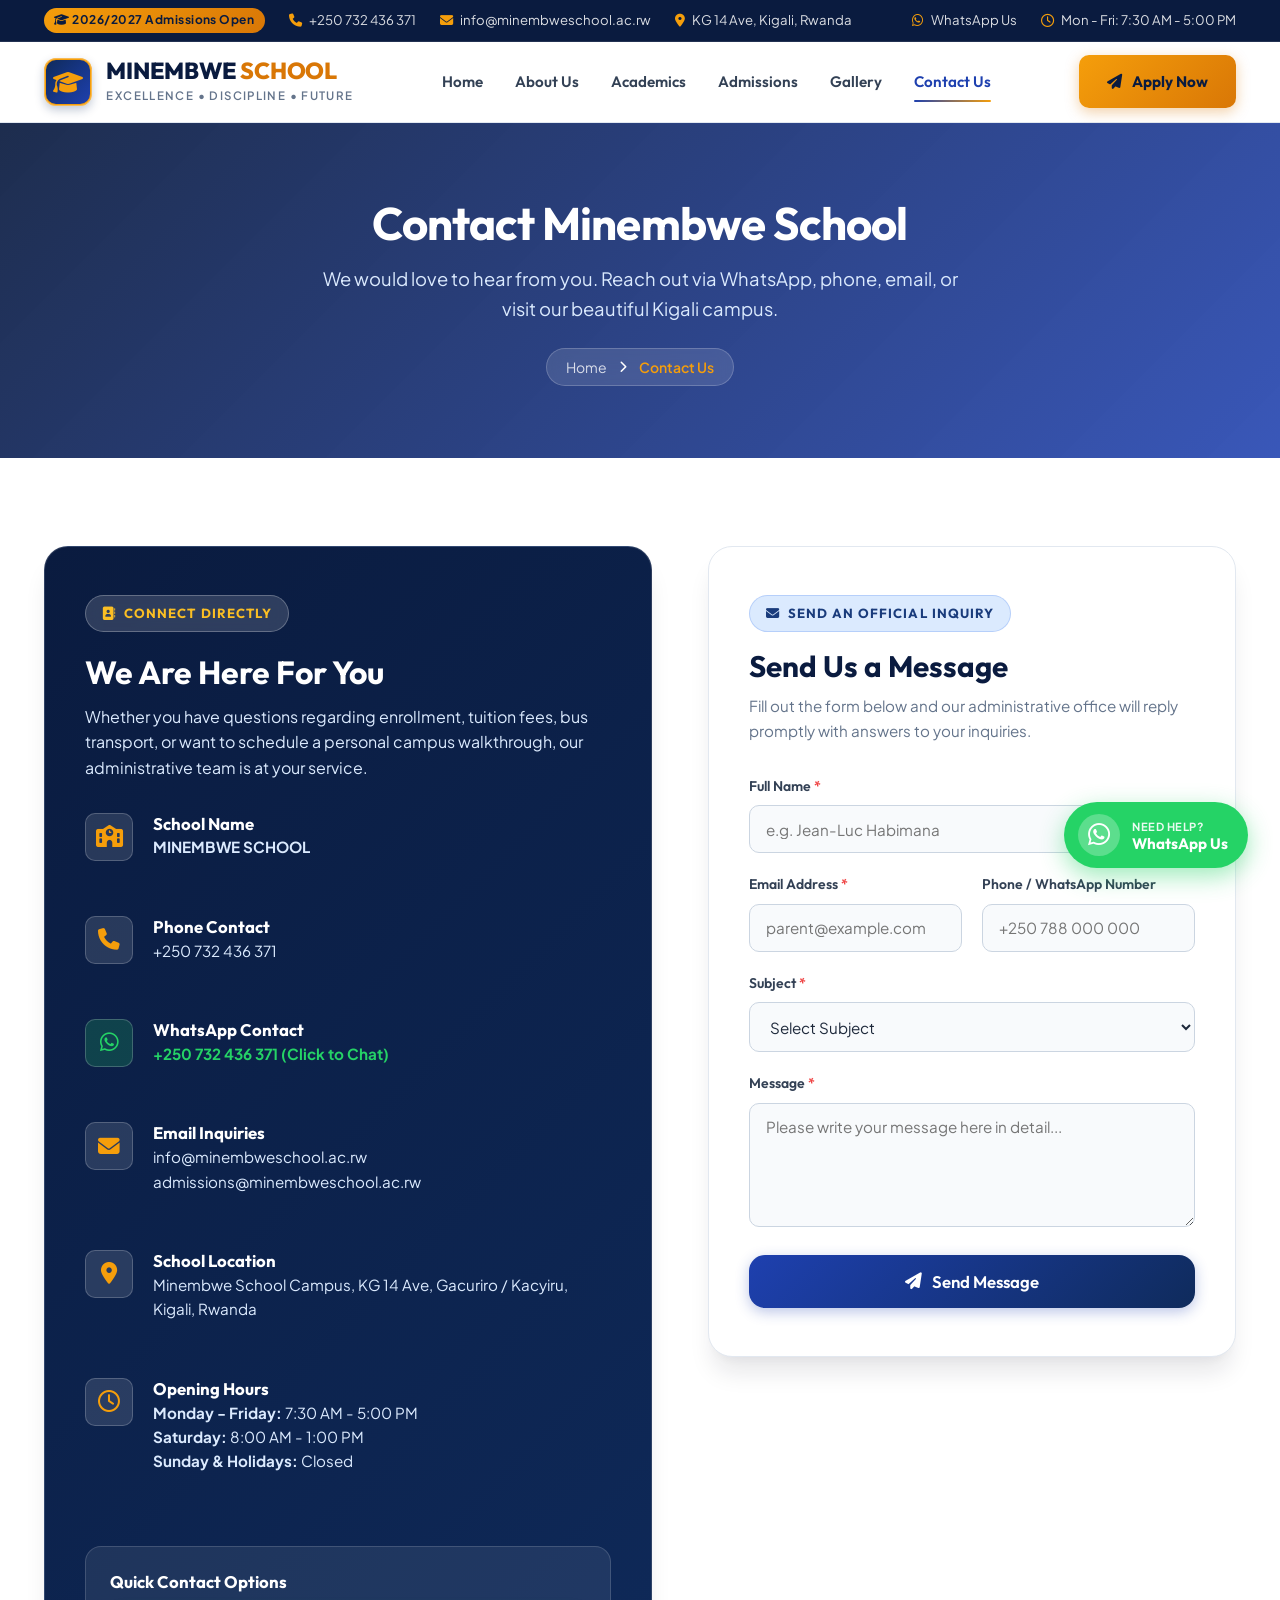
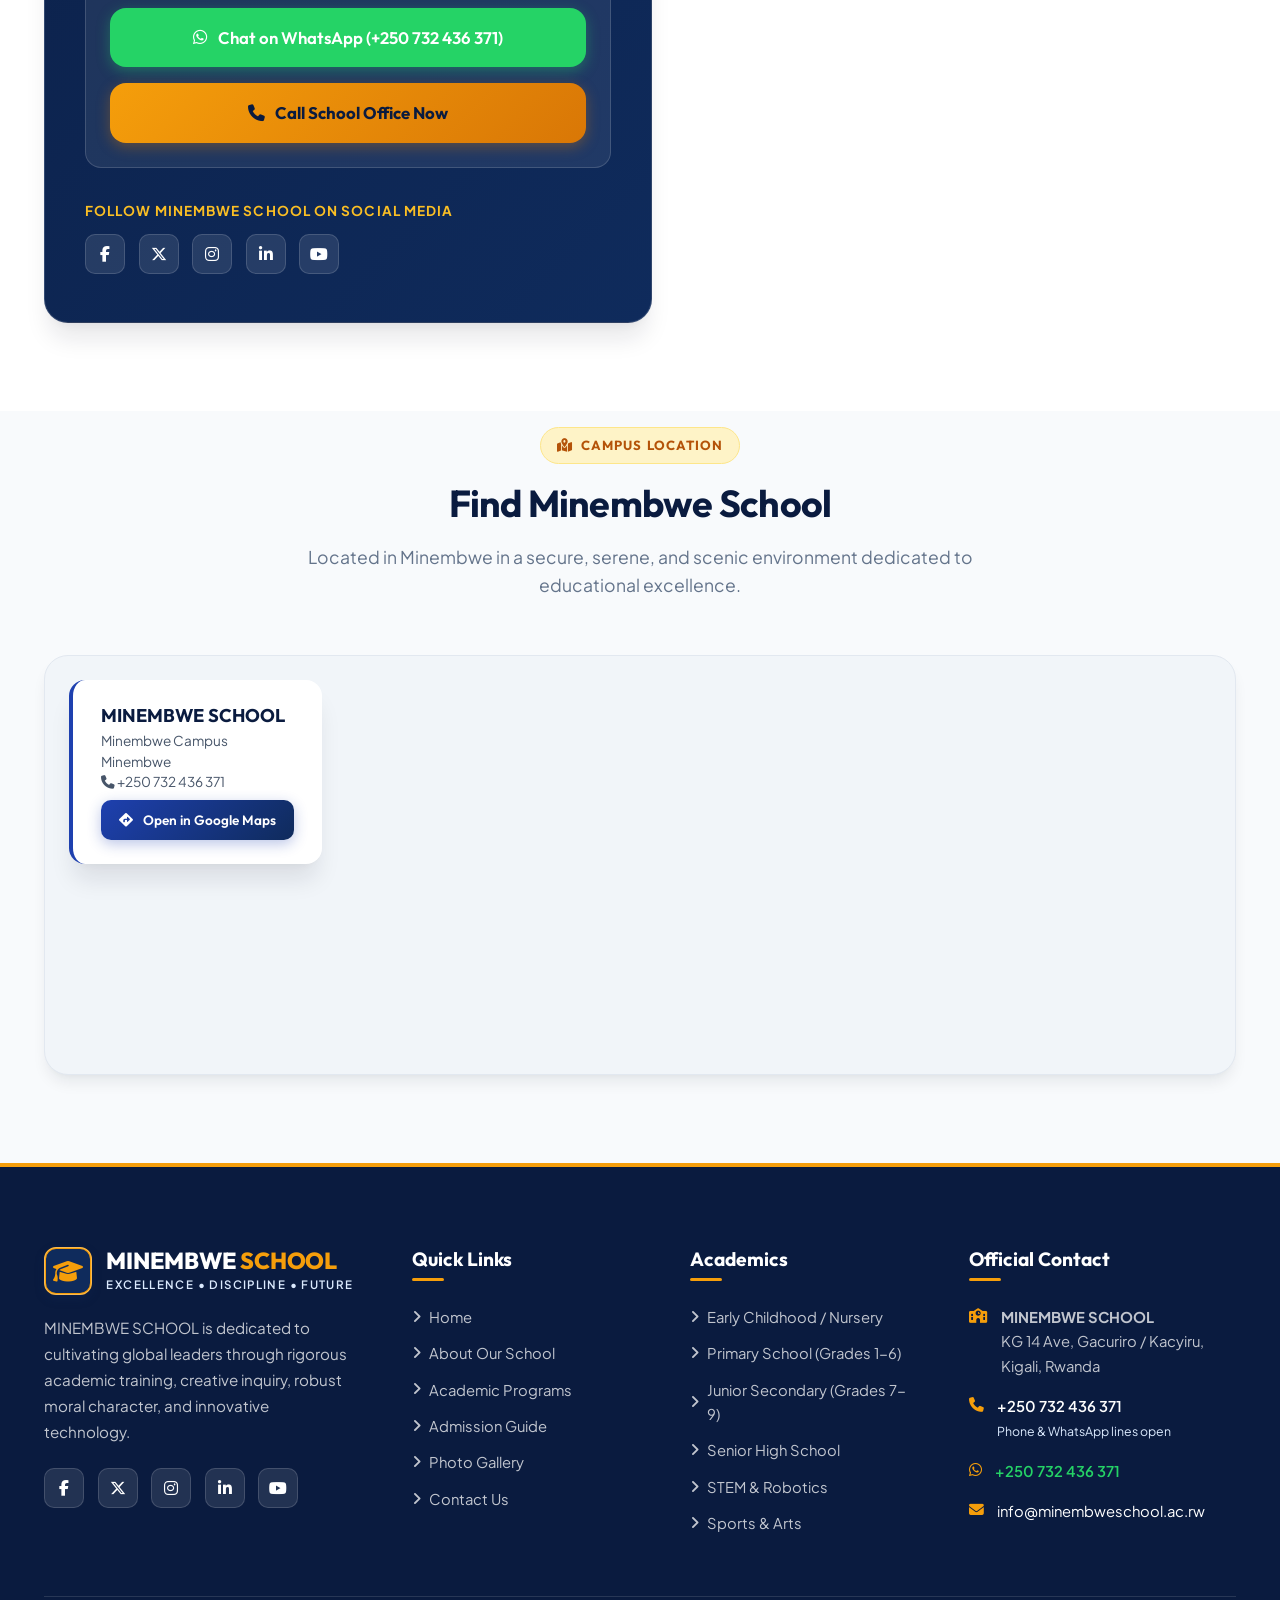
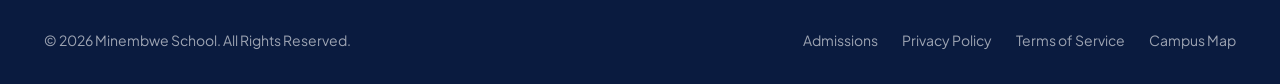
<file: contact.html>
<!DOCTYPE html>
<html lang="en">
<head>
  <meta charset="UTF-8">
  <meta name="viewport" content="width=device-width, initial-scale=1.0">
  <title>Contact Us | MINEMBWE SCHOOL - Inquiries, Visits & WhatsApp</title>
  <meta name="description" content="Get in touch with MINEMBWE SCHOOL. Call or WhatsApp +250732436371, send an email, visit our campus in Kigali, Rwanda, or schedule a personalized school tour.">
  
  <link rel="icon" type="image/svg+xml" href="data:image/svg+xml,<svg xmlns='http://www.w3.org/2000/svg' viewBox='0 0 100 100'><rect width='100' height='100' rx='20' fill='%230f2b5c'/><path d='M50 20 L80 35 L80 65 L50 82 L20 65 L20 35 Z' fill='none' stroke='%23f59e0b' stroke-width='6'/><path d='M35 48 L50 38 L65 48 L65 65 L35 65 Z' fill='%23f59e0b'/></svg>">
  <link rel="preconnect" href="https://fonts.googleapis.com">
  <link rel="preconnect" href="https://fonts.gstatic.com" crossorigin>
  <link href="https://fonts.googleapis.com/css2?family=Outfit:wght@400;500;600;700;800;900&family=Plus+Jakarta+Sans:ital,wght@0,300;0,400;0,500;0,600;0,700;0,800;1,400&display=swap" rel="stylesheet">
  <link rel="stylesheet" href="https://cdnjs.cloudflare.com/ajax/libs/font-awesome/6.5.1/css/all.min.css">
  <link rel="stylesheet" href="style.css">
</head>
<body>

  <!-- Top Announcement Bar -->
  <aside class="topbar">
    <div class="container">
      <div class="topbar-info">
        <span class="topbar-badge"><i class="fa-solid fa-graduation-cap"></i> 2026/2027 Admissions Open</span>
        <div class="topbar-item">
          <i class="fa-solid fa-phone"></i>
          <a href="tel:+250732436371">+250 732 436 371</a>
        </div>
        <div class="topbar-item">
          <i class="fa-solid fa-envelope"></i>
          <a href="mailto:info@minembweschool.ac.rw">info@minembweschool.ac.rw</a>
        </div>
        <div class="topbar-item">
          <i class="fa-solid fa-location-dot"></i>
          <span>KG 14 Ave, Kigali, Rwanda</span>
        </div>
      </div>
      <div class="topbar-actions">
        <div class="topbar-item">
          <i class="fa-brands fa-whatsapp text-gold"></i>
          <a href="https://wa.me/250732436371?text=Hello%20Minembwe%20School%2C%20I%20would%20like%20to%20get%20more%20information%20about%20your%20school." target="_blank" rel="noopener noreferrer">WhatsApp Us</a>
        </div>
        <div class="topbar-item">
          <i class="fa-regular fa-clock"></i>
          <span>Mon - Fri: 7:30 AM - 5:00 PM</span>
        </div>
      </div>
    </div>
  </aside>

  <!-- Sticky Navbar -->
  <header class="navbar">
    <div class="container">
      <a href="index.html" class="brand-logo" aria-label="Minembwe School Home">
        <div class="logo-crest">
          <i class="fa-solid fa-graduation-cap"></i>
        </div>
        <div class="brand-text">
          <div class="brand-name">MINEMBWE <span>SCHOOL</span></div>
          <span class="brand-tagline">Excellence • Discipline • Future</span>
        </div>
      </a>

      <nav class="nav-menu" aria-label="Main Navigation">
        <a href="index.html" class="nav-link">Home</a>
        <a href="about.html" class="nav-link">About Us</a>
        <a href="academics.html" class="nav-link">Academics</a>
        <a href="admissions.html" class="nav-link">Admissions</a>
        <a href="gallery.html" class="nav-link">Gallery</a>
        <a href="contact.html" class="nav-link active">Contact Us</a>
      </nav>

      <div class="navbar-cta">
        <a href="admissions.html" class="btn btn-gold btn-admission">
          <i class="fa-solid fa-paper-plane"></i> Apply Now
        </a>
        <button class="hamburger" aria-label="Toggle navigation menu" type="button">
          <i class="fa-solid fa-bars"></i>
        </button>
      </div>
    </div>
  </header>

  <!-- Mobile Drawer Menu -->
  <div class="mobile-nav-overlay"></div>
  <div class="mobile-nav-drawer" role="dialog" aria-modal="true" aria-label="Mobile Navigation">
    <div class="mobile-nav-header">
      <div class="brand-logo">
        <div class="logo-crest" style="width: 40px; height: 40px; font-size: 1.25rem;">
          <i class="fa-solid fa-graduation-cap"></i>
        </div>
        <div class="brand-text">
          <div class="brand-name" style="font-size: 1.25rem;">MINEMBWE <span>SCHOOL</span></div>
        </div>
      </div>
      <button class="mobile-close-btn" aria-label="Close menu" type="button">
        <i class="fa-solid fa-xmark"></i>
      </button>
    </div>

    <nav class="mobile-nav-links">
      <a href="index.html" class="mobile-nav-link">
        <span>Home</span>
        <i class="fa-solid fa-chevron-right"></i>
      </a>
      <a href="about.html" class="mobile-nav-link">
        <span>About Us</span>
        <i class="fa-solid fa-chevron-right"></i>
      </a>
      <a href="academics.html" class="mobile-nav-link">
        <span>Academics</span>
        <i class="fa-solid fa-chevron-right"></i>
      </a>
      <a href="admissions.html" class="mobile-nav-link">
        <span>Admissions</span>
        <i class="fa-solid fa-chevron-right"></i>
      </a>
      <a href="gallery.html" class="mobile-nav-link">
        <span>Gallery</span>
        <i class="fa-solid fa-chevron-right"></i>
      </a>
      <a href="contact.html" class="mobile-nav-link active">
        <span>Contact Us</span>
        <i class="fa-solid fa-chevron-right"></i>
      </a>
    </nav>

    <div class="mobile-nav-footer">
      <a href="admissions.html" class="btn btn-gold" style="width: 100%;">
        <i class="fa-solid fa-user-plus"></i> Apply for Admission
      </a>
      <a href="https://wa.me/250732436371?text=Hello%20Minembwe%20School%2C%20I%20would%20like%20to%20get%20more%20information%20about%20your%20school." target="_blank" rel="noopener noreferrer" class="btn btn-whatsapp" style="width: 100%;">
        <i class="fa-brands fa-whatsapp"></i> Chat on WhatsApp
      </a>
    </div>
  </div>

  <!-- PAGE BANNER -->
  <section class="page-banner">
    <div class="container">
      <h1 class="page-banner-title">Contact Minembwe School</h1>
      <p class="page-banner-subtitle">
        We would love to hear from you. Reach out via WhatsApp, phone, email, or visit our beautiful Kigali campus.
      </p>
      <div class="breadcrumb-list">
        <a href="index.html">Home</a>
        <i class="fa-solid fa-chevron-right" style="font-size: 0.75rem;"></i>
        <span class="active">Contact Us</span>
      </div>
    </div>
  </section>

  <!-- MAIN CONTACT SECTION -->
  <section class="section" id="contact-content">
    <div class="container">
      <div class="contact-layout">

        <!-- Left Column: Official Contact Details & Direct Action Buttons -->
        <div class="contact-info-card">
          <div class="badge-tag badge-white" style="margin-bottom: 1.25rem;">
            <i class="fa-solid fa-address-book"></i> Connect Directly
          </div>
          <h3>We Are Here For You</h3>
          <p>
            Whether you have questions regarding enrollment, tuition fees, bus transport, or want to schedule a personal campus walkthrough, our administrative team is at your service.
          </p>

          <div class="contact-details-list">
            <!-- School Name -->
            <div class="contact-detail-row">
              <div class="contact-icon-box"><i class="fa-solid fa-school"></i></div>
              <div class="contact-detail-text">
                <h5>School Name</h5>
                <p><strong>MINEMBWE SCHOOL</strong></p>
              </div>
            </div>

            <!-- Phone / WhatsApp -->
            <div class="contact-detail-row">
              <div class="contact-icon-box"><i class="fa-solid fa-phone"></i></div>
              <div class="contact-detail-text">
                <h5>Phone Contact</h5>
                <p><a href="tel:+250732436371">+250 732 436 371</a></p>
              </div>
            </div>

            <!-- WhatsApp Direct Contact -->
            <div class="contact-detail-row">
              <div class="contact-icon-box" style="background: rgba(37, 211, 102, 0.2); color: #25d366;">
                <i class="fa-brands fa-whatsapp"></i>
              </div>
              <div class="contact-detail-text">
                <h5>WhatsApp Contact</h5>
                <p>
                  <a href="https://wa.me/250732436371?text=Hello%20Minembwe%20School%2C%20I%20would%20like%20to%20get%20more%20information%20about%20your%20school." target="_blank" rel="noopener noreferrer" style="color: #25d366; font-weight: 700;">
                    +250 732 436 371 (Click to Chat)
                  </a>
                </p>
              </div>
            </div>

            <!-- Email Contact -->
            <div class="contact-detail-row">
              <div class="contact-icon-box"><i class="fa-solid fa-envelope"></i></div>
              <div class="contact-detail-text">
                <h5>Email Inquiries</h5>
                <p>
                  <a href="mailto:info@minembweschool.ac.rw">info@minembweschool.ac.rw</a><br>
                  <a href="mailto:admissions@minembweschool.ac.rw">admissions@minembweschool.ac.rw</a>
                </p>
              </div>
            </div>

            <!-- Campus Location -->
            <div class="contact-detail-row">
              <div class="contact-icon-box"><i class="fa-solid fa-location-dot"></i></div>
              <div class="contact-detail-text">
                <h5>School Location</h5>
                <p>Minembwe School Campus, KG 14 Ave, Gacuriro / Kacyiru, Kigali, Rwanda</p>
              </div>
            </div>

            <!-- Opening Hours -->
            <div class="contact-detail-row">
              <div class="contact-icon-box"><i class="fa-regular fa-clock"></i></div>
              <div class="contact-detail-text">
                <h5>Opening Hours</h5>
                <p>
                  <strong>Monday - Friday:</strong> 7:30 AM - 5:00 PM<br>
                  <strong>Saturday:</strong> 8:00 AM - 1:00 PM<br>
                  <strong>Sunday & Holidays:</strong> Closed
                </p>
              </div>
            </div>
          </div>

          <!-- Direct Instant Action Buttons -->
          <div class="direct-actions-box">
            <h5 style="color: var(--white); font-size: 1.05rem;">Quick Contact Options</h5>
            
            <!-- WhatsApp Button with Exact Pre-Filled Message -->
            <a href="https://wa.me/250732436371?text=Hello%20Minembwe%20School%2C%20I%20would%20like%20to%20get%20more%20information%20about%20your%20school." target="_blank" rel="noopener noreferrer" class="btn btn-whatsapp btn-lg" style="width: 100%;">
              <i class="fa-brands fa-whatsapp"></i> Chat on WhatsApp (+250 732 436 371)
            </a>

            <!-- Direct Call Button -->
            <a href="tel:+250732436371" class="btn btn-gold btn-lg" style="width: 100%;">
              <i class="fa-solid fa-phone"></i> Call School Office Now
            </a>
          </div>

          <!-- Social Media Channels -->
          <div style="margin-top: 2rem;">
            <div style="font-size: 0.85rem; text-transform: uppercase; letter-spacing: 0.08em; color: var(--gold-300); margin-bottom: 0.75rem; font-weight: 700;">
              Follow Minembwe School On Social Media
            </div>
            <div class="footer-social-links">
              <a href="https://facebook.com" class="social-link" target="_blank" rel="noopener noreferrer" aria-label="Facebook"><i class="fa-brands fa-facebook-f"></i></a>
              <a href="https://twitter.com" class="social-link" target="_blank" rel="noopener noreferrer" aria-label="Twitter / X"><i class="fa-brands fa-x-twitter"></i></a>
              <a href="https://instagram.com" class="social-link" target="_blank" rel="noopener noreferrer" aria-label="Instagram"><i class="fa-brands fa-instagram"></i></a>
              <a href="https://linkedin.com" class="social-link" target="_blank" rel="noopener noreferrer" aria-label="LinkedIn"><i class="fa-brands fa-linkedin-in"></i></a>
              <a href="https://youtube.com" class="social-link" target="_blank" rel="noopener noreferrer" aria-label="YouTube"><i class="fa-brands fa-youtube"></i></a>
            </div>
          </div>
        </div>

        <!-- Right Column: Interactive Contact Form -->
        <div class="contact-form-card">
          <div class="badge-tag badge-blue">
            <i class="fa-solid fa-envelope"></i> Send an Official Inquiry
          </div>
          <h3>Send Us a Message</h3>
          <p>Fill out the form below and our administrative office will reply promptly with answers to your inquiries.</p>

          <form id="contactForm">
            <div class="form-grid">
              
              <!-- Full Name -->
              <div class="form-group col-span-2">
                <label for="contactName" class="form-label">Full Name <span class="required">*</span></label>
                <input type="text" id="contactName" class="form-control" placeholder="e.g. Jean-Luc Habimana" required>
              </div>

              <!-- Email Address -->
              <div class="form-group">
                <label for="contactEmail" class="form-label">Email Address <span class="required">*</span></label>
                <input type="email" id="contactEmail" class="form-control" placeholder="parent@example.com" required>
              </div>

              <!-- Phone Number -->
              <div class="form-group">
                <label for="contactPhone" class="form-label">Phone / WhatsApp Number</label>
                <input type="tel" id="contactPhone" class="form-control" placeholder="+250 788 000 000">
              </div>

              <!-- Subject -->
              <div class="form-group col-span-2">
                <label for="contactSubject" class="form-label">Subject <span class="required">*</span></label>
                <select id="contactSubject" class="form-control" required>
                  <option value="" disabled selected>Select Subject</option>
                  <option value="General Information Inquiry">General Information Inquiry</option>
                  <option value="Admission & Enrollment Details">Admission & Enrollment Details</option>
                  <option value="School Fee Structure Request">School Fee Structure Request</option>
                  <option value="Book a Physical Campus Tour">Book a Physical Campus Tour</option>
                  <option value="Transportation & Bus Routes">Transportation & Bus Routes</option>
                  <option value="Careers & Employment">Careers & Employment</option>
                </select>
              </div>

              <!-- Message -->
              <div class="form-group col-span-2">
                <label for="contactMessage" class="form-label">Message <span class="required">*</span></label>
                <textarea id="contactMessage" class="form-control" rows="5" placeholder="Please write your message here in detail..." required></textarea>
              </div>
            </div>

            <div class="form-actions" style="margin-top: 1.75rem;">
              <button type="submit" class="btn btn-primary btn-lg" style="width: 100%;">
                <i class="fa-solid fa-paper-plane"></i> Send Message
              </button>
            </div>
          </form>
        </div>

      </div>
    </div>
  </section>

  <!-- GOOGLE MAPS SECTION -->
  <section class="section bg-light" id="map-section" style="padding-top: 1rem;">
    <div class="container">
      <div class="section-header">
        <div class="badge-tag badge-gold">
          <i class="fa-solid fa-map-location-dot"></i> Campus Location
        </div>
        <h2 class="section-title">Find Minembwe School</h2>
        <p class="section-subtitle">
          Located in Minembwe in a secure, serene, and scenic environment dedicated to educational excellence.
        </p>
      </div>

      <div class="map-container">
        <!-- Interactive Google Map Embed Centered on Minembwe -->
        <iframe
          src="https://maps.google.com/maps?q=Minembwe&t=&z=12&ie=UTF8&iwloc=&output=embed"
          width="100%"
          height="100%"
          style="border:0;"
          allowfullscreen=""
          loading="lazy"
          referrerpolicy="no-referrer-when-downgrade"
          title="Minembwe School Location Map">
        </iframe>

        <!-- Map Overlay Floating Card -->
        <div class="map-overlay-card">
          <h4>MINEMBWE SCHOOL</h4>
          <p>
            Minembwe Campus<br>
            Minembwe<br>
            <i class="fa-solid fa-phone text-gold"></i> +250 732 436 371
          </p>
          <a href="https://maps.google.com/?q=Minembwe" target="_blank" rel="noopener noreferrer" class="btn btn-primary btn-sm" style="margin-top: 0.5rem; width: 100%;">
            <i class="fa-solid fa-diamond-turn-right"></i> Open in Google Maps
          </a>
        </div>
      </div>
    </div>
  </section>

  <!-- INTERACTIVE FEEDBACK MODAL -->
  <div class="modal-overlay" id="feedbackModal" role="dialog" aria-modal="true">
    <div class="modal-box">
      <div class="modal-icon"><i class="fa-solid fa-check"></i></div>
      <h3 class="modal-title">Message Sent!</h3>
      <p class="modal-text">Thank you for contacting Minembwe School. We will get back to you shortly.</p>
      
      <div class="modal-details">
        <!-- Injected via JS -->
      </div>

      <div style="display: flex; flex-direction: column; gap: 0.75rem;">
        <a href="#" target="_blank" rel="noopener noreferrer" class="btn btn-whatsapp modal-whatsapp-btn">
          <i class="fa-brands fa-whatsapp"></i> Continue Conversation on WhatsApp
        </a>
        <button type="button" class="btn btn-primary" id="modalOkBtn">Done</button>
      </div>
    </div>
  </div>

  <!-- FOOTER -->
  <footer class="footer">
    <div class="container">
      <div class="footer-grid">
        <div class="footer-brand">
          <a href="index.html" class="brand-logo" style="margin-bottom: 1rem;">
            <div class="logo-crest" style="background: var(--royal-blue-800); border-color: var(--gold-400);">
              <i class="fa-solid fa-graduation-cap"></i>
            </div>
            <div class="brand-text">
              <div class="brand-name" style="color: var(--white);">MINEMBWE <span style="color: var(--gold-400);">SCHOOL</span></div>
              <span class="brand-tagline" style="color: var(--royal-blue-100);">Excellence • Discipline • Future</span>
            </div>
          </a>
          <p>
            MINEMBWE SCHOOL is dedicated to cultivating global leaders through rigorous academic training, creative inquiry, robust moral character, and innovative technology.
          </p>
          <div class="footer-social-links">
            <a href="https://facebook.com" class="social-link" target="_blank" rel="noopener noreferrer" aria-label="Facebook"><i class="fa-brands fa-facebook-f"></i></a>
            <a href="https://twitter.com" class="social-link" target="_blank" rel="noopener noreferrer" aria-label="Twitter / X"><i class="fa-brands fa-x-twitter"></i></a>
            <a href="https://instagram.com" class="social-link" target="_blank" rel="noopener noreferrer" aria-label="Instagram"><i class="fa-brands fa-instagram"></i></a>
            <a href="https://linkedin.com" class="social-link" target="_blank" rel="noopener noreferrer" aria-label="LinkedIn"><i class="fa-brands fa-linkedin-in"></i></a>
            <a href="https://youtube.com" class="social-link" target="_blank" rel="noopener noreferrer" aria-label="YouTube"><i class="fa-brands fa-youtube"></i></a>
          </div>
        </div>

        <div class="footer-col">
          <h4>Quick Links</h4>
          <div class="footer-links">
            <a href="index.html" class="footer-link"><i class="fa-solid fa-angle-right"></i> Home</a>
            <a href="about.html" class="footer-link"><i class="fa-solid fa-angle-right"></i> About Our School</a>
            <a href="academics.html" class="footer-link"><i class="fa-solid fa-angle-right"></i> Academic Programs</a>
            <a href="admissions.html" class="footer-link"><i class="fa-solid fa-angle-right"></i> Admission Guide</a>
            <a href="gallery.html" class="footer-link"><i class="fa-solid fa-angle-right"></i> Photo Gallery</a>
            <a href="contact.html" class="footer-link"><i class="fa-solid fa-angle-right"></i> Contact Us</a>
          </div>
        </div>

        <div class="footer-col">
          <h4>Academics</h4>
          <div class="footer-links">
            <a href="academics.html#nursery" class="footer-link"><i class="fa-solid fa-angle-right"></i> Early Childhood / Nursery</a>
            <a href="academics.html#primary" class="footer-link"><i class="fa-solid fa-angle-right"></i> Primary School (Grades 1-6)</a>
            <a href="academics.html#secondary" class="footer-link"><i class="fa-solid fa-angle-right"></i> Junior Secondary (Grades 7-9)</a>
            <a href="academics.html#senior" class="footer-link"><i class="fa-solid fa-angle-right"></i> Senior High School</a>
            <a href="academics.html#teaching-methods" class="footer-link"><i class="fa-solid fa-angle-right"></i> STEM & Robotics</a>
            <a href="academics.html#teaching-methods" class="footer-link"><i class="fa-solid fa-angle-right"></i> Sports & Arts</a>
          </div>
        </div>

        <div class="footer-col">
          <h4>Official Contact</h4>
          <div class="footer-contact-item">
            <i class="fa-solid fa-school"></i>
            <div><strong>MINEMBWE SCHOOL</strong><br>KG 14 Ave, Gacuriro / Kacyiru, Kigali, Rwanda</div>
          </div>
          <div class="footer-contact-item">
            <i class="fa-solid fa-phone"></i>
            <div>
              <a href="tel:+250732436371" style="color: var(--white); font-weight: 600;">+250 732 436 371</a>
              <br><small style="color: var(--royal-blue-100);">Phone & WhatsApp lines open</small>
            </div>
          </div>
          <div class="footer-contact-item">
            <i class="fa-brands fa-whatsapp"></i>
            <div>
              <a href="https://wa.me/250732436371?text=Hello%20Minembwe%20School%2C%20I%20would%20like%20to%20get%20more%20information%20about%20your%20school." target="_blank" rel="noopener noreferrer" style="color: #25d366; font-weight: 600;">
                +250 732 436 371
              </a>
            </div>
          </div>
          <div class="footer-contact-item">
            <i class="fa-solid fa-envelope"></i>
            <div><a href="mailto:info@minembweschool.ac.rw" style="color: var(--white);">info@minembweschool.ac.rw</a></div>
          </div>
        </div>
      </div>

      <div class="footer-bottom">
        <div>© 2026 Minembwe School. All Rights Reserved.</div>
        <div class="footer-bottom-links">
          <a href="admissions.html">Admissions</a>
          <a href="about.html">Privacy Policy</a>
          <a href="contact.html">Terms of Service</a>
          <a href="contact.html">Campus Map</a>
        </div>
      </div>
    </div>
  </footer>

  <!-- FLOATING WHATSAPP BUTTON -->
  <a href="https://wa.me/250732436371?text=Hello%20Minembwe%20School%2C%20I%20would%20like%20to%20get%20more%20information%20about%20your%20school." target="_blank" rel="noopener noreferrer" class="floating-whatsapp" aria-label="Contact Minembwe School on WhatsApp">
    <div class="whatsapp-icon-wrap">
      <i class="fa-brands fa-whatsapp"></i>
    </div>
    <div class="whatsapp-label">
      <span class="whatsapp-label-top">Need Help?</span>
      <span class="whatsapp-label-text">WhatsApp Us</span>
    </div>
  </a>

  <!-- SCROLL TO TOP BUTTON -->
  <button class="back-to-top" aria-label="Back to top" type="button">
    <i class="fa-solid fa-arrow-up"></i>
  </button>

  <script src="main.js"></script>
</body>
</html>
</file>
<file: style.css>
/* ==========================================================================
   MINEMBWE SCHOOL - OFFICIAL STYLESHEET
   Colors: Royal Blue, White, Golden Yellow
   Author: Minembwe School Design Team
   ========================================================================== */

@import url('https://fonts.googleapis.com/css2?family=Outfit:wght@400;500;600;700;800;900&family=Plus+Jakarta+Sans:ital,wght@0,300;0,400;0,500;0,600;0,700;0,800;1,400&display=swap');

:root {
  /* Brand Primary Colors */
  --royal-blue-900: #0a1b3f;
  --royal-blue-800: #0f2b5c;
  --royal-blue-700: #1a3c7c;
  --royal-blue-600: #1e40af;
  --royal-blue-500: #2563eb;
  --royal-blue-400: #3b82f6;
  --royal-blue-100: #dbeafe;
  --royal-blue-50: #eff6ff;

  /* Brand Accent Golden Yellow */
  --gold-600: #b45309;
  --gold-500: #d97706;
  --gold-400: #f59e0b;
  --gold-300: #fbbf24;
  --gold-200: #fde68a;
  --gold-100: #fef3c7;
  --gold-50: #fffbeb;

  /* Neutral Shades */
  --white: #ffffff;
  --slate-50: #f8fafc;
  --slate-100: #f1f5f9;
  --slate-200: #e2e8f0;
  --slate-300: #cbd5e1;
  --slate-400: #94a3b8;
  --slate-500: #64748b;
  --slate-600: #475569;
  --slate-700: #334155;
  --slate-800: #1e293b;
  --slate-900: #0f172a;

  /* Functional Colors */
  --success: #10b981;
  --success-bg: #ecfdf5;
  --error: #ef4444;

  /* Typography */
  --font-heading: 'Outfit', sans-serif;
  --font-body: 'Plus Jakarta Sans', sans-serif;

  /* Shadows */
  --shadow-sm: 0 1px 2px 0 rgba(15, 23, 42, 0.05);
  --shadow-md: 0 4px 6px -1px rgba(15, 23, 42, 0.08), 0 2px 4px -2px rgba(15, 23, 42, 0.04);
  --shadow-lg: 0 10px 15px -3px rgba(15, 23, 42, 0.08), 0 4px 6px -4px rgba(15, 23, 42, 0.04);
  --shadow-xl: 0 20px 25px -5px rgba(15, 23, 42, 0.1), 0 8px 10px -6px rgba(15, 23, 42, 0.04);
  --shadow-glow: 0 0 25px rgba(245, 158, 11, 0.35);
  --shadow-blue-glow: 0 0 30px rgba(30, 64, 175, 0.25);

  /* Transitions */
  --transition-fast: 0.2s ease;
  --transition-normal: 0.3s cubic-bezier(0.16, 1, 0.3, 1);
  --transition-slow: 0.5s cubic-bezier(0.16, 1, 0.3, 1);

  /* Radius */
  --radius-sm: 6px;
  --radius-md: 10px;
  --radius-lg: 16px;
  --radius-xl: 24px;
  --radius-full: 9999px;
}

/* Base Styles */
*, *::before, *::after {
  box-sizing: border-box;
  margin: 0;
  padding: 0;
}

html {
  scroll-behavior: smooth;
  font-size: 16px;
}

body {
  font-family: var(--font-body);
  color: var(--slate-700);
  background-color: var(--white);
  line-height: 1.65;
  overflow-x: hidden;
  -webkit-font-smoothing: antialiased;
}

h1, h2, h3, h4, h5, h6 {
  font-family: var(--font-heading);
  color: var(--royal-blue-900);
  font-weight: 700;
  line-height: 1.25;
}

a {
  color: inherit;
  text-decoration: none;
  transition: var(--transition-fast);
}

ul {
  list-style: none;
}

img {
  max-width: 100%;
  height: auto;
  display: block;
}

button, input, select, textarea {
  font-family: inherit;
  font-size: inherit;
  border: none;
  outline: none;
}

/* Utility Containers */
.container {
  width: 100%;
  max-width: 1240px;
  margin: 0 auto;
  padding: 0 1.5rem;
}

.container-fluid {
  width: 100%;
  padding: 0 1.5rem;
}

.section {
  padding: 5.5rem 0;
  position: relative;
}

.section-sm {
  padding: 3.5rem 0;
}

.bg-light {
  background-color: var(--slate-50);
}

.bg-blue-tint {
  background: linear-gradient(180deg, var(--royal-blue-50) 0%, #ffffff 100%);
}

.bg-royal-blue {
  background: linear-gradient(135deg, var(--royal-blue-900) 0%, var(--royal-blue-800) 50%, var(--royal-blue-700) 100%);
  color: var(--white);
}

.bg-royal-blue h2, .bg-royal-blue h3, .bg-royal-blue h4 {
  color: var(--white);
}

/* Section Header Typography */
.section-header {
  text-align: center;
  max-width: 720px;
  margin: 0 auto 3.5rem auto;
}

.section-header.text-left {
  text-align: left;
  margin: 0 0 2.5rem 0;
}

.badge-tag {
  display: inline-flex;
  align-items: center;
  gap: 0.5rem;
  padding: 0.4rem 1rem;
  border-radius: var(--radius-full);
  font-family: var(--font-heading);
  font-size: 0.825rem;
  font-weight: 700;
  text-transform: uppercase;
  letter-spacing: 0.08em;
  margin-bottom: 1rem;
}

.badge-gold {
  background-color: var(--gold-100);
  color: var(--gold-600);
  border: 1px solid var(--gold-200);
}

.badge-blue {
  background-color: var(--royal-blue-100);
  color: var(--royal-blue-700);
  border: 1px solid rgba(37, 99, 235, 0.2);
}

.badge-white {
  background: rgba(255, 255, 255, 0.15);
  color: var(--gold-300);
  backdrop-filter: blur(8px);
  border: 1px solid rgba(255, 255, 255, 0.25);
}

.section-title {
  font-size: 2.35rem;
  margin-bottom: 1rem;
  letter-spacing: -0.02em;
}

.section-subtitle {
  font-size: 1.1rem;
  color: var(--slate-500);
  line-height: 1.6;
}

.bg-royal-blue .section-subtitle {
  color: var(--royal-blue-100);
}

/* Buttons */
.btn {
  display: inline-flex;
  align-items: center;
  justify-content: center;
  gap: 0.65rem;
  padding: 0.85rem 1.75rem;
  border-radius: var(--radius-md);
  font-family: var(--font-heading);
  font-weight: 600;
  font-size: 0.95rem;
  cursor: pointer;
  transition: all var(--transition-normal);
  text-align: center;
}

.btn-lg {
  padding: 1rem 2.2rem;
  font-size: 1.05rem;
  border-radius: var(--radius-lg);
}

.btn-sm {
  padding: 0.55rem 1.1rem;
  font-size: 0.85rem;
}

.btn-primary {
  background: linear-gradient(135deg, var(--royal-blue-600) 0%, var(--royal-blue-800) 100%);
  color: var(--white);
  box-shadow: 0 4px 14px rgba(30, 64, 175, 0.3);
}

.btn-primary:hover {
  background: linear-gradient(135deg, var(--royal-blue-500) 0%, var(--royal-blue-700) 100%);
  transform: translateY(-2px);
  box-shadow: 0 8px 20px rgba(30, 64, 175, 0.4);
}

.btn-gold {
  background: linear-gradient(135deg, var(--gold-400) 0%, var(--gold-500) 100%);
  color: var(--royal-blue-900);
  font-weight: 700;
  box-shadow: 0 4px 14px rgba(217, 119, 6, 0.35);
}

.btn-gold:hover {
  background: linear-gradient(135deg, var(--gold-300) 0%, var(--gold-400) 100%);
  transform: translateY(-2px);
  box-shadow: var(--shadow-glow);
}

.btn-outline-white {
  background: transparent;
  color: var(--white);
  border: 2px solid rgba(255, 255, 255, 0.8);
}

.btn-outline-white:hover {
  background: var(--white);
  color: var(--royal-blue-900);
  transform: translateY(-2px);
}

.btn-outline-blue {
  background: transparent;
  color: var(--royal-blue-700);
  border: 2px solid var(--royal-blue-600);
}

.btn-outline-blue:hover {
  background: var(--royal-blue-600);
  color: var(--white);
  transform: translateY(-2px);
}

.btn-whatsapp {
  background: #25d366;
  color: var(--white);
  font-weight: 600;
  box-shadow: 0 4px 14px rgba(37, 211, 102, 0.35);
}

.btn-whatsapp:hover {
  background: #20ba59;
  transform: translateY(-2px);
  box-shadow: 0 8px 20px rgba(37, 211, 102, 0.45);
}

/* ==========================================================================
   HEADER & NAVIGATION
   ========================================================================== */

/* Top Information Bar */
.topbar {
  background-color: var(--royal-blue-900);
  color: rgba(255, 255, 255, 0.85);
  font-size: 0.825rem;
  padding: 0.5rem 0;
  border-bottom: 1px solid rgba(255, 255, 255, 0.1);
}

.topbar .container {
  display: flex;
  justify-content: space-between;
  align-items: center;
  flex-wrap: wrap;
  gap: 0.75rem;
}

.topbar-info, .topbar-actions {
  display: flex;
  align-items: center;
  gap: 1.5rem;
}

.topbar-item {
  display: inline-flex;
  align-items: center;
  gap: 0.45rem;
}

.topbar-item i {
  color: var(--gold-400);
}

.topbar-item a:hover {
  color: var(--gold-300);
}

.topbar-badge {
  background: linear-gradient(135deg, var(--gold-400), var(--gold-500));
  color: var(--royal-blue-900);
  padding: 0.15rem 0.65rem;
  border-radius: var(--radius-full);
  font-weight: 700;
  font-size: 0.75rem;
  letter-spacing: 0.04em;
}

/* Main Navbar */
.navbar {
  position: sticky;
  top: 0;
  z-index: 1000;
  background-color: rgba(255, 255, 255, 0.96);
  backdrop-filter: blur(12px);
  border-bottom: 1px solid var(--slate-200);
  transition: all var(--transition-normal);
}

.navbar.scrolled {
  background-color: var(--white);
  box-shadow: var(--shadow-md);
  padding: 0.35rem 0;
}

.navbar .container {
  display: flex;
  align-items: center;
  justify-content: space-between;
  height: 80px;
}

.navbar.scrolled .container {
  height: 68px;
}

/* Brand Logo */
.brand-logo {
  display: flex;
  align-items: center;
  gap: 0.9rem;
}

.logo-crest {
  width: 48px;
  height: 48px;
  background: linear-gradient(135deg, var(--royal-blue-800) 0%, var(--royal-blue-600) 100%);
  border-radius: 12px;
  display: flex;
  align-items: center;
  justify-content: center;
  color: var(--gold-400);
  font-size: 1.5rem;
  box-shadow: 0 4px 10px rgba(15, 43, 92, 0.25);
  border: 2px solid var(--gold-400);
  position: relative;
}

.logo-crest::after {
  content: '';
  position: absolute;
  inset: -2px;
  border-radius: 12px;
  border: 1px solid rgba(255, 255, 255, 0.3);
  pointer-events: none;
}

.brand-text {
  display: flex;
  flex-direction: column;
}

.brand-name {
  font-family: var(--font-heading);
  font-size: 1.45rem;
  font-weight: 800;
  letter-spacing: -0.01em;
  color: var(--royal-blue-900);
  line-height: 1.1;
}

.brand-name span {
  color: var(--gold-500);
}

.brand-tagline {
  font-size: 0.72rem;
  font-weight: 600;
  text-transform: uppercase;
  letter-spacing: 0.12em;
  color: var(--slate-500);
  margin-top: 2px;
}

/* Nav Links */
.nav-menu {
  display: flex;
  align-items: center;
  gap: 2rem;
}

.nav-link {
  font-family: var(--font-heading);
  font-size: 0.95rem;
  font-weight: 600;
  color: var(--slate-700);
  position: relative;
  padding: 0.5rem 0;
}

.nav-link::after {
  content: '';
  position: absolute;
  bottom: 0;
  left: 0;
  width: 0;
  height: 2.5px;
  background: linear-gradient(90deg, var(--royal-blue-600), var(--gold-400));
  border-radius: var(--radius-full);
  transition: width var(--transition-normal);
}

.nav-link:hover, .nav-link.active {
  color: var(--royal-blue-600);
}

.nav-link:hover::after, .nav-link.active::after {
  width: 100%;
}

.navbar-cta {
  display: flex;
  align-items: center;
  gap: 1rem;
}

/* Hamburger Menu Button */
.hamburger {
  display: none;
  background: transparent;
  cursor: pointer;
  padding: 0.5rem;
  width: 44px;
  height: 44px;
  position: relative;
  border-radius: var(--radius-sm);
  color: var(--royal-blue-900);
  font-size: 1.35rem;
}

.hamburger:hover {
  background-color: var(--slate-100);
}

/* Mobile Navigation Drawer */
.mobile-nav-drawer {
  position: fixed;
  top: 0;
  right: -100%;
  width: 85%;
  max-width: 360px;
  height: 100vh;
  background-color: var(--white);
  z-index: 2000;
  box-shadow: -10px 0 30px rgba(0, 0, 0, 0.15);
  display: flex;
  flex-direction: column;
  padding: 2rem 1.75rem;
  transition: right var(--transition-normal);
  overflow-y: auto;
}

.mobile-nav-drawer.open {
  right: 0;
}

.mobile-nav-overlay {
  position: fixed;
  inset: 0;
  background: rgba(15, 23, 42, 0.6);
  backdrop-filter: blur(4px);
  z-index: 1999;
  opacity: 0;
  visibility: hidden;
  transition: all var(--transition-normal);
}

.mobile-nav-overlay.open {
  opacity: 1;
  visibility: visible;
}

.mobile-nav-header {
  display: flex;
  align-items: center;
  justify-content: space-between;
  margin-bottom: 2rem;
  padding-bottom: 1rem;
  border-bottom: 1px solid var(--slate-200);
}

.mobile-close-btn {
  background: var(--slate-100);
  color: var(--slate-700);
  width: 40px;
  height: 40px;
  border-radius: var(--radius-full);
  display: flex;
  align-items: center;
  justify-content: center;
  cursor: pointer;
  font-size: 1.1rem;
}

.mobile-close-btn:hover {
  background: var(--royal-blue-100);
  color: var(--royal-blue-700);
}

.mobile-nav-links {
  display: flex;
  flex-direction: column;
  gap: 1.25rem;
  margin-bottom: 2rem;
}

.mobile-nav-link {
  font-family: var(--font-heading);
  font-size: 1.15rem;
  font-weight: 600;
  color: var(--slate-800);
  display: flex;
  align-items: center;
  justify-content: space-between;
  padding: 0.5rem 0;
  border-bottom: 1px dashed var(--slate-100);
}

.mobile-nav-link.active {
  color: var(--royal-blue-600);
  font-weight: 700;
}

.mobile-nav-footer {
  margin-top: auto;
  padding-top: 1.5rem;
  border-top: 1px solid var(--slate-200);
  display: flex;
  flex-direction: column;
  gap: 1rem;
}

/* ==========================================================================
   HERO SECTIONS
   ========================================================================== */
.hero {
  position: relative;
  background: linear-gradient(rgba(10, 27, 63, 0.82), rgba(15, 43, 92, 0.88)), url('https://images.unsplash.com/photo-1523050854058-8df90110c9f1?q=80&w=1920&auto=format&fit=crop');
  background-size: cover;
  background-position: center;
  background-repeat: no-repeat;
  color: var(--white);
  padding: 7rem 0 6.5rem 0;
  min-height: 82vh;
  display: flex;
  align-items: center;
}

.hero-content {
  max-width: 780px;
}

.hero-title {
  font-size: 3.5rem;
  font-weight: 900;
  line-height: 1.12;
  color: var(--white);
  margin-bottom: 1.25rem;
  letter-spacing: -0.025em;
  text-shadow: 0 2px 10px rgba(0, 0, 0, 0.3);
}

.hero-title .text-gold {
  color: var(--gold-400);
  position: relative;
  display: inline-block;
}

.hero-subtitle {
  font-size: 1.45rem;
  font-weight: 500;
  color: var(--gold-200);
  margin-bottom: 1.25rem;
  line-height: 1.4;
}

.hero-desc {
  font-size: 1.125rem;
  color: rgba(255, 255, 255, 0.88);
  line-height: 1.7;
  margin-bottom: 2.25rem;
  max-width: 660px;
}

.hero-buttons {
  display: flex;
  flex-wrap: wrap;
  gap: 1.25rem;
  align-items: center;
  margin-bottom: 2.5rem;
}

.hero-features-bar {
  display: grid;
  grid-template-columns: repeat(4, 1fr);
  gap: 1.25rem;
  margin-top: 2rem;
  padding-top: 2rem;
  border-top: 1px solid rgba(255, 255, 255, 0.2);
}

.hero-feature-item {
  display: flex;
  align-items: center;
  gap: 0.85rem;
}

.hero-feature-icon {
  width: 44px;
  height: 44px;
  border-radius: var(--radius-md);
  background: rgba(255, 255, 255, 0.12);
  backdrop-filter: blur(8px);
  border: 1px solid rgba(255, 255, 255, 0.2);
  display: flex;
  align-items: center;
  justify-content: center;
  color: var(--gold-400);
  font-size: 1.2rem;
  flex-shrink: 0;
}

.hero-feature-text h4 {
  font-size: 0.95rem;
  color: var(--white);
  margin-bottom: 2px;
}

.hero-feature-text p {
  font-size: 0.78rem;
  color: rgba(255, 255, 255, 0.75);
}

/* Page Banner / Subpage Hero */
.page-banner {
  background: linear-gradient(135deg, rgba(10, 27, 63, 0.92) 0%, rgba(30, 64, 175, 0.88) 100%), url('https://images.unsplash.com/photo-1541829070764-84a7d30dd3f3?q=80&w=1920&auto=format&fit=crop');
  background-size: cover;
  background-position: center;
  color: var(--white);
  padding: 4.5rem 0 4.5rem 0;
  position: relative;
  text-align: center;
}

.page-banner-title {
  font-size: 2.85rem;
  color: var(--white);
  margin-bottom: 0.75rem;
  letter-spacing: -0.02em;
}

.page-banner-subtitle {
  font-size: 1.15rem;
  color: var(--royal-blue-100);
  max-width: 650px;
  margin: 0 auto 1.5rem auto;
}

.breadcrumb-list {
  display: inline-flex;
  align-items: center;
  gap: 0.75rem;
  background: rgba(255, 255, 255, 0.12);
  padding: 0.4rem 1.2rem;
  border-radius: var(--radius-full);
  font-size: 0.875rem;
  backdrop-filter: blur(8px);
  border: 1px solid rgba(255, 255, 255, 0.2);
}

.breadcrumb-list a {
  color: rgba(255, 255, 255, 0.8);
}

.breadcrumb-list a:hover {
  color: var(--gold-300);
}

.breadcrumb-list span.active {
  color: var(--gold-400);
  font-weight: 600;
}

/* ==========================================================================
   HOME PAGE COMPONENTS
   ========================================================================== */

/* Welcome / Headteacher Section */
.headteacher-grid {
  display: grid;
  grid-template-columns: 1.15fr 1fr;
  gap: 3.5rem;
  align-items: center;
}

.headteacher-image-wrap {
  position: relative;
  border-radius: var(--radius-xl);
  padding: 8px;
  background: linear-gradient(135deg, rgba(245, 158, 11, 0.45) 0%, rgba(30, 64, 175, 0.3) 50%, rgba(245, 158, 11, 0.6) 100%);
  box-shadow: 0 20px 45px -10px rgba(15, 43, 92, 0.28), 0 0 30px rgba(245, 158, 11, 0.2);
  transition: all var(--transition-normal);
}

.headteacher-image-wrap:hover {
  transform: translateY(-5px);
  box-shadow: 0 25px 55px -10px rgba(15, 43, 92, 0.38), 0 0 35px rgba(245, 158, 11, 0.3);
}

.headteacher-img {
  width: 100%;
  border-radius: calc(var(--radius-xl) - 6px);
  box-shadow: var(--shadow-md);
  object-fit: cover;
  aspect-ratio: 4/3;
  display: block;
}

.headteacher-flag-badge {
  position: absolute;
  top: 20px;
  left: 20px;
  background: rgba(10, 27, 63, 0.88);
  color: var(--white);
  padding: 0.45rem 0.95rem;
  border-radius: var(--radius-full);
  font-family: var(--font-heading);
  font-size: 0.8rem;
  font-weight: 700;
  letter-spacing: 0.04em;
  display: flex;
  align-items: center;
  gap: 0.5rem;
  backdrop-filter: blur(8px);
  border: 1px solid rgba(245, 158, 11, 0.5);
  box-shadow: var(--shadow-md);
  z-index: 2;
}

.headteacher-flag-badge .badge-dot {
  width: 8px;
  height: 8px;
  border-radius: var(--radius-full);
  background-color: #10b981;
  box-shadow: 0 0 8px #10b981;
}

.headteacher-badge {
  position: absolute;
  bottom: -22px;
  right: -15px;
  background: linear-gradient(135deg, var(--royal-blue-900) 0%, var(--royal-blue-800) 100%);
  color: var(--white);
  padding: 1.15rem 1.65rem;
  border-radius: var(--radius-lg);
  box-shadow: var(--shadow-xl);
  border: 2px solid var(--gold-400);
  display: flex;
  align-items: center;
  gap: 1rem;
  z-index: 2;
  transition: transform var(--transition-fast);
}

.headteacher-image-wrap:hover .headteacher-badge {
  transform: translateY(-2px);
  box-shadow: 0 15px 30px rgba(0, 0, 0, 0.35);
}

.headteacher-badge .badge-icon {
  width: 44px;
  height: 44px;
  border-radius: var(--radius-md);
  background: rgba(245, 158, 11, 0.2);
  color: var(--gold-400);
  display: flex;
  align-items: center;
  justify-content: center;
  font-size: 1.35rem;
  border: 1px solid rgba(245, 158, 11, 0.35);
  flex-shrink: 0;
}

.headteacher-badge h4 {
  color: var(--gold-400);
  font-size: 1.25rem;
  margin-bottom: 2px;
  line-height: 1.2;
}

.headteacher-badge p {
  font-size: 0.825rem;
  color: rgba(255, 255, 255, 0.85);
  margin-bottom: 0;
}

.headteacher-content h3 {
  font-size: 2.15rem;
  margin-bottom: 1.25rem;
  line-height: 1.3;
}

.quote-highlight {
  font-size: 1.2rem;
  font-style: italic;
  color: var(--royal-blue-700);
  border-left: 4px solid var(--gold-400);
  padding-left: 1.25rem;
  margin: 1.5rem 0;
  line-height: 1.6;
  font-weight: 500;
}

.signature-block {
  margin-top: 2rem;
  display: flex;
  align-items: center;
  gap: 1.25rem;
}

.signature-title h5 {
  font-size: 1.1rem;
  color: var(--royal-blue-900);
}

.signature-title span {
  font-size: 0.85rem;
  color: var(--slate-500);
}

/* Why Choose Minembwe School */
.features-grid {
  display: grid;
  grid-template-columns: repeat(3, 1fr);
  gap: 2rem;
}

.feature-card {
  background: var(--white);
  padding: 2.25rem 2rem;
  border-radius: var(--radius-xl);
  border: 1px solid var(--slate-200);
  box-shadow: var(--shadow-sm);
  transition: all var(--transition-normal);
  position: relative;
  overflow: hidden;
}

.feature-card::before {
  content: '';
  position: absolute;
  top: 0;
  left: 0;
  width: 100%;
  height: 4px;
  background: linear-gradient(90deg, var(--royal-blue-600), var(--gold-400));
  opacity: 0;
  transition: opacity var(--transition-fast);
}

.feature-card:hover {
  transform: translateY(-8px);
  box-shadow: var(--shadow-xl);
  border-color: var(--royal-blue-100);
}

.feature-card:hover::before {
  opacity: 1;
}

.feature-icon-box {
  width: 64px;
  height: 64px;
  border-radius: var(--radius-lg);
  background: linear-gradient(135deg, var(--royal-blue-50), var(--royal-blue-100));
  color: var(--royal-blue-600);
  display: flex;
  align-items: center;
  justify-content: center;
  font-size: 1.75rem;
  margin-bottom: 1.5rem;
  transition: all var(--transition-normal);
}

.feature-card:hover .feature-icon-box {
  background: linear-gradient(135deg, var(--royal-blue-600), var(--royal-blue-800));
  color: var(--gold-400);
  transform: rotate(-6deg) scale(1.05);
}

.feature-card h3 {
  font-size: 1.35rem;
  margin-bottom: 0.75rem;
}

.feature-card p {
  color: var(--slate-600);
  font-size: 0.95rem;
  line-height: 1.65;
}

/* Statistics Counter Section */
.stats-section {
  background: linear-gradient(135deg, var(--royal-blue-900) 0%, var(--royal-blue-800) 100%);
  color: var(--white);
  padding: 4.5rem 0;
  position: relative;
}

.stats-grid {
  display: grid;
  grid-template-columns: repeat(4, 1fr);
  gap: 2rem;
  text-align: center;
}

.stat-item {
  padding: 1.5rem;
  position: relative;
}

.stat-item:not(:last-child)::after {
  content: '';
  position: absolute;
  right: 0;
  top: 20%;
  height: 60%;
  width: 1px;
  background: rgba(255, 255, 255, 0.15);
}

.stat-icon {
  font-size: 2.25rem;
  color: var(--gold-400);
  margin-bottom: 0.75rem;
}

.stat-number {
  font-family: var(--font-heading);
  font-size: 3.25rem;
  font-weight: 800;
  color: var(--white);
  line-height: 1;
  margin-bottom: 0.5rem;
}

.stat-label {
  font-size: 1rem;
  font-weight: 500;
  color: var(--royal-blue-100);
}

/* Academic Excellence Highlights */
.excellence-grid {
  display: grid;
  grid-template-columns: 1.1fr 1fr;
  gap: 3.5rem;
  align-items: center;
}

.excellence-points {
  display: flex;
  flex-direction: column;
  gap: 1.25rem;
}

.excellence-point-item {
  display: flex;
  gap: 1.25rem;
  background: var(--white);
  padding: 1.25rem;
  border-radius: var(--radius-lg);
  border: 1px solid var(--slate-200);
  box-shadow: var(--shadow-sm);
  transition: transform var(--transition-fast);
}

.excellence-point-item:hover {
  transform: translateX(6px);
  border-color: var(--royal-blue-400);
}

.excellence-point-icon {
  width: 48px;
  height: 48px;
  border-radius: var(--radius-md);
  background: var(--gold-100);
  color: var(--gold-600);
  display: flex;
  align-items: center;
  justify-content: center;
  font-size: 1.25rem;
  flex-shrink: 0;
}

.excellence-point-text h4 {
  font-size: 1.15rem;
  margin-bottom: 0.25rem;
}

.excellence-point-text p {
  font-size: 0.9rem;
  color: var(--slate-600);
}

.excellence-visual {
  position: relative;
}

.excellence-img-main {
  width: 100%;
  border-radius: var(--radius-xl);
  box-shadow: var(--shadow-xl);
  aspect-ratio: 16/11;
  object-fit: cover;
}

.excellence-award-card {
  position: absolute;
  bottom: -25px;
  left: -25px;
  background: var(--white);
  padding: 1.5rem;
  border-radius: var(--radius-lg);
  box-shadow: var(--shadow-xl);
  border-left: 5px solid var(--royal-blue-600);
  display: flex;
  align-items: center;
  gap: 1.25rem;
  max-width: 320px;
}

.award-icon {
  font-size: 2.25rem;
  color: var(--gold-500);
}

.award-text h5 {
  font-size: 1.05rem;
  color: var(--royal-blue-900);
}

.award-text p {
  font-size: 0.8rem;
  color: var(--slate-500);
}

/* Testimonials */
.testimonials-grid {
  display: grid;
  grid-template-columns: repeat(3, 1fr);
  gap: 2rem;
}

.testimonial-card {
  background: var(--white);
  padding: 2.25rem;
  border-radius: var(--radius-xl);
  box-shadow: var(--shadow-md);
  border: 1px solid var(--slate-200);
  display: flex;
  flex-direction: column;
  justify-content: space-between;
  transition: all var(--transition-normal);
}

.testimonial-card:hover {
  transform: translateY(-6px);
  box-shadow: var(--shadow-xl);
  border-color: var(--gold-300);
}

.testimonial-rating {
  color: var(--gold-400);
  font-size: 1rem;
  margin-bottom: 1rem;
}

.testimonial-text {
  font-size: 0.975rem;
  color: var(--slate-600);
  font-style: italic;
  line-height: 1.7;
  margin-bottom: 1.5rem;
}

.testimonial-author {
  display: flex;
  align-items: center;
  gap: 1rem;
  border-top: 1px solid var(--slate-100);
  padding-top: 1.25rem;
}

.testimonial-avatar {
  width: 50px;
  height: 50px;
  border-radius: var(--radius-full);
  object-fit: cover;
  border: 2px solid var(--gold-400);
}

.testimonial-author h5 {
  font-size: 1rem;
  color: var(--royal-blue-900);
  margin-bottom: 2px;
}

.testimonial-author span {
  font-size: 0.8rem;
  color: var(--slate-500);
}

/* Admission Announcement Banner */
.admission-banner {
  background: linear-gradient(135deg, var(--royal-blue-900) 0%, var(--royal-blue-800) 60%, var(--royal-blue-600) 100%);
  color: var(--white);
  border-radius: var(--radius-xl);
  padding: 3.5rem;
  position: relative;
  overflow: hidden;
  box-shadow: var(--shadow-xl);
  border: 2px solid rgba(245, 158, 11, 0.3);
}

.admission-banner::before {
  content: '';
  position: absolute;
  top: -50%;
  right: -20%;
  width: 400px;
  height: 400px;
  background: radial-gradient(circle, rgba(245, 158, 11, 0.15) 0%, transparent 70%);
  pointer-events: none;
}

.admission-banner-content {
  display: flex;
  align-items: center;
  justify-content: space-between;
  flex-wrap: wrap;
  gap: 2rem;
  position: relative;
  z-index: 1;
}

.admission-banner-text {
  max-width: 650px;
}

.admission-banner-text h2 {
  font-size: 2.35rem;
  color: var(--white);
  margin-bottom: 0.75rem;
}

.admission-banner-text p {
  font-size: 1.1rem;
  color: var(--royal-blue-100);
  line-height: 1.6;
}

.admission-banner-actions {
  display: flex;
  flex-wrap: wrap;
  gap: 1rem;
}

/* ==========================================================================
   PAGE 2: ABOUT US COMPONENTS
   ========================================================================== */
.about-history-grid {
  display: grid;
  grid-template-columns: 1.2fr 1fr;
  gap: 3.5rem;
  align-items: center;
}

.history-text h3 {
  font-size: 2.1rem;
  margin-bottom: 1.25rem;
}

.history-text p {
  color: var(--slate-600);
  font-size: 1.025rem;
  margin-bottom: 1.25rem;
  line-height: 1.7;
}

.history-timeline {
  margin-top: 2rem;
  border-left: 3px solid var(--royal-blue-100);
  padding-left: 1.75rem;
  display: flex;
  flex-direction: column;
  gap: 1.5rem;
}

.timeline-item {
  position: relative;
}

.timeline-item::before {
  content: '';
  position: absolute;
  left: -2.35rem;
  top: 4px;
  width: 14px;
  height: 14px;
  border-radius: var(--radius-full);
  background: var(--gold-400);
  border: 3px solid var(--white);
  box-shadow: 0 0 0 3px var(--royal-blue-600);
}

.timeline-year {
  font-family: var(--font-heading);
  font-weight: 800;
  font-size: 1.15rem;
  color: var(--royal-blue-700);
  margin-bottom: 0.25rem;
}

.timeline-item p {
  font-size: 0.925rem;
  color: var(--slate-600);
  margin-bottom: 0;
}

/* Mission, Vision & Core Values */
.mv-grid {
  display: grid;
  grid-template-columns: repeat(2, 1fr);
  gap: 2.5rem;
  margin-bottom: 4rem;
}

.mv-card {
  background: var(--white);
  padding: 3rem 2.5rem;
  border-radius: var(--radius-xl);
  box-shadow: var(--shadow-md);
  border-top: 6px solid var(--royal-blue-600);
  position: relative;
  transition: all var(--transition-normal);
}

.mv-card.vision-card {
  border-top-color: var(--gold-400);
}

.mv-card:hover {
  transform: translateY(-6px);
  box-shadow: var(--shadow-xl);
}

.mv-icon {
  width: 60px;
  height: 60px;
  border-radius: var(--radius-lg);
  background: var(--royal-blue-50);
  color: var(--royal-blue-600);
  display: flex;
  align-items: center;
  justify-content: center;
  font-size: 1.8rem;
  margin-bottom: 1.5rem;
}

.vision-card .mv-icon {
  background: var(--gold-100);
  color: var(--gold-600);
}

.mv-card h3 {
  font-size: 1.6rem;
  margin-bottom: 1rem;
}

.mv-card p {
  font-size: 1.05rem;
  color: var(--slate-600);
  line-height: 1.7;
}

.values-grid {
  display: grid;
  grid-template-columns: repeat(3, 1fr);
  gap: 1.75rem;
}

.value-card {
  background: var(--white);
  padding: 1.75rem;
  border-radius: var(--radius-lg);
  border: 1px solid var(--slate-200);
  box-shadow: var(--shadow-sm);
  transition: all var(--transition-normal);
}

.value-card:hover {
  border-color: var(--gold-400);
  transform: translateY(-4px);
  box-shadow: var(--shadow-md);
}

.value-header {
  display: flex;
  align-items: center;
  gap: 1rem;
  margin-bottom: 0.75rem;
}

.value-icon {
  width: 44px;
  height: 44px;
  border-radius: var(--radius-md);
  background: var(--royal-blue-100);
  color: var(--royal-blue-700);
  display: flex;
  align-items: center;
  justify-content: center;
  font-size: 1.25rem;
}

.value-card h4 {
  font-size: 1.2rem;
}

.value-card p {
  font-size: 0.925rem;
  color: var(--slate-600);
}

/* Leadership Section */
.team-grid {
  display: grid;
  grid-template-columns: repeat(4, 1fr);
  gap: 2rem;
}

.team-card {
  background: var(--white);
  border-radius: var(--radius-xl);
  overflow: hidden;
  box-shadow: var(--shadow-md);
  border: 1px solid var(--slate-200);
  transition: all var(--transition-normal);
  text-align: center;
}

.team-card:hover {
  transform: translateY(-8px);
  box-shadow: var(--shadow-xl);
}

.team-img-wrap {
  position: relative;
  overflow: hidden;
  aspect-ratio: 1/1.1;
}

.team-img {
  width: 100%;
  height: 100%;
  object-fit: cover;
  transition: transform var(--transition-slow);
}

.team-card:hover .team-img {
  transform: scale(1.06);
}

.team-info {
  padding: 1.5rem 1.25rem;
}

.team-info h4 {
  font-size: 1.15rem;
  margin-bottom: 0.25rem;
}

.team-role {
  font-size: 0.85rem;
  font-weight: 600;
  color: var(--royal-blue-600);
  margin-bottom: 0.75rem;
  display: block;
}

.team-credentials {
  font-size: 0.8rem;
  color: var(--slate-500);
  line-height: 1.5;
}

/* ==========================================================================
   PAGE 3: ACADEMICS COMPONENTS
   ========================================================================== */
.levels-grid {
  display: grid;
  grid-template-columns: repeat(4, 1fr);
  gap: 1.75rem;
}

.level-card {
  background: var(--white);
  border-radius: var(--radius-xl);
  overflow: hidden;
  box-shadow: var(--shadow-md);
  border: 1px solid var(--slate-200);
  transition: all var(--transition-normal);
  display: flex;
  flex-direction: column;
}

.level-card:hover {
  transform: translateY(-8px);
  box-shadow: var(--shadow-xl);
  border-color: var(--royal-blue-400);
}

.level-img {
  width: 100%;
  aspect-ratio: 16/10;
  object-fit: cover;
}

.level-body {
  padding: 1.75rem 1.5rem;
  flex-grow: 1;
  display: flex;
  flex-direction: column;
}

.level-badge {
  display: inline-block;
  align-self: flex-start;
  padding: 0.25rem 0.75rem;
  background: var(--royal-blue-100);
  color: var(--royal-blue-700);
  border-radius: var(--radius-full);
  font-size: 0.75rem;
  font-weight: 700;
  margin-bottom: 0.75rem;
}

.level-body h3 {
  font-size: 1.35rem;
  margin-bottom: 0.5rem;
}

.level-body p {
  font-size: 0.925rem;
  color: var(--slate-600);
  line-height: 1.6;
  margin-bottom: 1.25rem;
}

.level-features {
  margin-top: auto;
  padding-top: 1rem;
  border-top: 1px solid var(--slate-100);
  display: flex;
  flex-direction: column;
  gap: 0.5rem;
}

.level-feature-item {
  display: flex;
  align-items: center;
  gap: 0.5rem;
  font-size: 0.85rem;
  color: var(--slate-700);
}

.level-feature-item i {
  color: var(--gold-500);
  font-size: 0.85rem;
}

/* Subjects Section */
.subjects-tabs {
  display: grid;
  grid-template-columns: repeat(4, 1fr);
  gap: 1.5rem;
}

.subject-pillar-card {
  background: var(--white);
  padding: 2rem 1.75rem;
  border-radius: var(--radius-xl);
  box-shadow: var(--shadow-sm);
  border: 1px solid var(--slate-200);
  transition: all var(--transition-normal);
}

.subject-pillar-card:hover {
  transform: translateY(-5px);
  box-shadow: var(--shadow-lg);
  border-color: var(--gold-400);
}

.subject-pillar-icon {
  width: 54px;
  height: 54px;
  border-radius: var(--radius-lg);
  background: var(--royal-blue-50);
  color: var(--royal-blue-600);
  display: flex;
  align-items: center;
  justify-content: center;
  font-size: 1.5rem;
  margin-bottom: 1.25rem;
}

.subject-pillar-card h4 {
  font-size: 1.25rem;
  margin-bottom: 1rem;
}

.subject-list {
  display: flex;
  flex-direction: column;
  gap: 0.5rem;
}

.subject-list li {
  display: flex;
  align-items: center;
  gap: 0.5rem;
  font-size: 0.9rem;
  color: var(--slate-600);
}

.subject-list li::before {
  content: '•';
  color: var(--gold-500);
  font-weight: bold;
  font-size: 1.2rem;
}

/* Methods & Technology */
.tech-sports-grid {
  display: grid;
  grid-template-columns: repeat(2, 1fr);
  gap: 2.5rem;
}

.ts-card {
  background: var(--white);
  border-radius: var(--radius-xl);
  overflow: hidden;
  box-shadow: var(--shadow-md);
  border: 1px solid var(--slate-200);
}

.ts-card-img {
  width: 100%;
  aspect-ratio: 16/9;
  object-fit: cover;
}

.ts-card-content {
  padding: 2.25rem;
}

.ts-card-content h3 {
  font-size: 1.6rem;
  margin-bottom: 0.75rem;
}

.ts-card-content p {
  color: var(--slate-600);
  font-size: 0.975rem;
  margin-bottom: 1.25rem;
}

.ts-bullets {
  display: grid;
  grid-template-columns: repeat(2, 1fr);
  gap: 0.85rem;
}

.ts-bullet-item {
  display: flex;
  align-items: center;
  gap: 0.5rem;
  font-size: 0.88rem;
  color: var(--slate-700);
  font-weight: 500;
}

.ts-bullet-item i {
  color: var(--royal-blue-600);
}

/* ==========================================================================
   PAGE 4: ADMISSIONS COMPONENTS
   ========================================================================== */
.steps-container {
  display: grid;
  grid-template-columns: repeat(4, 1fr);
  gap: 2rem;
  position: relative;
  margin-bottom: 4.5rem;
}

.step-card {
  background: var(--white);
  padding: 2.25rem 1.75rem;
  border-radius: var(--radius-xl);
  box-shadow: var(--shadow-sm);
  border: 1px solid var(--slate-200);
  text-align: center;
  position: relative;
  transition: all var(--transition-normal);
}

.step-card:hover {
  transform: translateY(-8px);
  box-shadow: var(--shadow-xl);
  border-color: var(--gold-400);
}

.step-number {
  position: absolute;
  top: -18px;
  left: 50%;
  transform: translateX(-50%);
  width: 38px;
  height: 38px;
  border-radius: var(--radius-full);
  background: linear-gradient(135deg, var(--gold-400), var(--gold-500));
  color: var(--royal-blue-900);
  font-family: var(--font-heading);
  font-weight: 800;
  font-size: 1.1rem;
  display: flex;
  align-items: center;
  justify-content: center;
  box-shadow: var(--shadow-md);
  border: 3px solid var(--white);
}

.step-icon {
  font-size: 2rem;
  color: var(--royal-blue-600);
  margin: 1rem 0 1rem 0;
}

.step-card h4 {
  font-size: 1.25rem;
  margin-bottom: 0.5rem;
}

.step-card p {
  font-size: 0.9rem;
  color: var(--slate-600);
}

/* Admission Main Form Layout */
.admissions-form-section {
  display: grid;
  grid-template-columns: 1.4fr 1fr;
  gap: 3.5rem;
  align-items: flex-start;
}

.form-wrapper {
  background: var(--white);
  padding: 3rem 2.5rem;
  border-radius: var(--radius-xl);
  box-shadow: var(--shadow-xl);
  border: 1px solid var(--slate-200);
}

.form-title-wrap {
  margin-bottom: 2rem;
  padding-bottom: 1.25rem;
  border-bottom: 1px solid var(--slate-200);
}

.form-title-wrap h3 {
  font-size: 1.85rem;
  margin-bottom: 0.25rem;
}

.form-title-wrap p {
  color: var(--slate-500);
  font-size: 0.95rem;
}

.form-grid {
  display: grid;
  grid-template-columns: repeat(2, 1fr);
  gap: 1.25rem;
}

.form-group {
  display: flex;
  flex-direction: column;
  gap: 0.45rem;
}

.form-group.col-span-2 {
  grid-column: span 2;
}

.form-label {
  font-family: var(--font-heading);
  font-size: 0.875rem;
  font-weight: 600;
  color: var(--slate-700);
}

.form-label span.required {
  color: var(--error);
}

.form-control {
  width: 100%;
  padding: 0.85rem 1rem;
  border-radius: var(--radius-md);
  border: 1.5px solid var(--slate-300);
  background-color: var(--slate-50);
  color: var(--slate-800);
  font-size: 0.95rem;
  transition: all var(--transition-fast);
}

.form-control:focus {
  border-color: var(--royal-blue-600);
  background-color: var(--white);
  box-shadow: 0 0 0 4px rgba(37, 99, 235, 0.12);
}

textarea.form-control {
  resize: vertical;
  min-height: 110px;
}

.form-actions {
  margin-top: 1.75rem;
  display: flex;
  flex-direction: column;
  gap: 1rem;
}

/* Requirements & FAQ Sidebar */
.admissions-sidebar {
  display: flex;
  flex-direction: column;
  gap: 2rem;
}

.sidebar-box {
  background: var(--white);
  padding: 2.25rem;
  border-radius: var(--radius-xl);
  box-shadow: var(--shadow-md);
  border: 1px solid var(--slate-200);
}

.sidebar-box.highlight-box {
  background: linear-gradient(135deg, var(--royal-blue-900), var(--royal-blue-800));
  color: var(--white);
  border: none;
}

.sidebar-box.highlight-box h4, .sidebar-box.highlight-box h3 {
  color: var(--white);
}

.sidebar-box h4 {
  font-size: 1.35rem;
  margin-bottom: 1.25rem;
  display: flex;
  align-items: center;
  gap: 0.65rem;
}

.doc-checklist {
  display: flex;
  flex-direction: column;
  gap: 0.85rem;
}

.doc-item {
  display: flex;
  align-items: flex-start;
  gap: 0.75rem;
  font-size: 0.925rem;
  color: var(--slate-700);
}

.doc-item i {
  color: var(--royal-blue-600);
  margin-top: 3px;
  font-size: 1rem;
}

/* FAQ Accordion */
.accordion {
  display: flex;
  flex-direction: column;
  gap: 1rem;
}

.accordion-item {
  background: var(--white);
  border-radius: var(--radius-lg);
  border: 1px solid var(--slate-200);
  overflow: hidden;
  transition: all var(--transition-fast);
}

.accordion-item.active {
  border-color: var(--royal-blue-400);
  box-shadow: var(--shadow-md);
}

.accordion-header {
  padding: 1.25rem 1.5rem;
  display: flex;
  align-items: center;
  justify-content: space-between;
  cursor: pointer;
  background: var(--white);
  user-select: none;
  font-family: var(--font-heading);
  font-weight: 600;
  font-size: 1.05rem;
  color: var(--royal-blue-900);
}

.accordion-header:hover {
  background-color: var(--slate-50);
}

.accordion-icon {
  width: 28px;
  height: 28px;
  border-radius: var(--radius-full);
  background: var(--slate-100);
  color: var(--slate-700);
  display: flex;
  align-items: center;
  justify-content: center;
  font-size: 0.85rem;
  transition: transform var(--transition-fast);
}

.accordion-item.active .accordion-icon {
  background: var(--royal-blue-600);
  color: var(--white);
  transform: rotate(180deg);
}

.accordion-content {
  max-height: 0;
  overflow: hidden;
  transition: max-height var(--transition-normal);
  padding: 0 1.5rem;
}

.accordion-content p {
  padding: 0 0 1.25rem 0;
  color: var(--slate-600);
  font-size: 0.95rem;
  line-height: 1.65;
}

/* ==========================================================================
   PAGE 5: GALLERY COMPONENTS
   ========================================================================== */
.gallery-filters {
  display: flex;
  flex-wrap: wrap;
  justify-content: center;
  gap: 0.75rem;
  margin-bottom: 3rem;
}

.filter-btn {
  padding: 0.65rem 1.45rem;
  border-radius: var(--radius-full);
  background: var(--white);
  color: var(--slate-700);
  font-family: var(--font-heading);
  font-weight: 600;
  font-size: 0.9rem;
  border: 1.5px solid var(--slate-200);
  cursor: pointer;
  transition: all var(--transition-fast);
}

.filter-btn:hover {
  background: var(--royal-blue-50);
  color: var(--royal-blue-600);
  border-color: var(--royal-blue-300);
}

.filter-btn.active {
  background: linear-gradient(135deg, var(--royal-blue-700), var(--royal-blue-900));
  color: var(--white);
  border-color: transparent;
  box-shadow: 0 4px 12px rgba(15, 43, 92, 0.25);
}

.gallery-grid {
  display: grid;
  grid-template-columns: repeat(3, 1fr);
  gap: 1.75rem;
}

.gallery-item {
  position: relative;
  border-radius: var(--radius-xl);
  overflow: hidden;
  box-shadow: var(--shadow-md);
  aspect-ratio: 4/3;
  cursor: pointer;
  background-color: var(--slate-100);
  transition: all var(--transition-normal);
}

.gallery-item.hidden {
  display: none;
}

.gallery-img {
  width: 100%;
  height: 100%;
  object-fit: cover;
  transition: transform var(--transition-slow);
}

.gallery-overlay {
  position: absolute;
  inset: 0;
  background: linear-gradient(to top, rgba(10, 27, 63, 0.9) 0%, rgba(10, 27, 63, 0.4) 50%, transparent 100%);
  display: flex;
  flex-direction: column;
  justify-content: flex-end;
  padding: 1.5rem;
  opacity: 0;
  transition: all var(--transition-normal);
}

.gallery-item:hover {
  transform: translateY(-6px);
  box-shadow: var(--shadow-xl);
}

.gallery-item:hover .gallery-img {
  transform: scale(1.08);
}

.gallery-item:hover .gallery-overlay {
  opacity: 1;
}

.gallery-tag {
  align-self: flex-start;
  padding: 0.2rem 0.65rem;
  background: var(--gold-400);
  color: var(--royal-blue-900);
  font-size: 0.75rem;
  font-weight: 700;
  border-radius: var(--radius-full);
  margin-bottom: 0.5rem;
  text-transform: uppercase;
}

.gallery-caption {
  color: var(--white);
  font-family: var(--font-heading);
  font-size: 1.15rem;
  font-weight: 700;
  margin-bottom: 0.25rem;
}

.gallery-zoom-icon {
  position: absolute;
  top: 1.25rem;
  right: 1.25rem;
  width: 38px;
  height: 38px;
  background: rgba(255, 255, 255, 0.2);
  backdrop-filter: blur(8px);
  border-radius: var(--radius-full);
  display: flex;
  align-items: center;
  justify-content: center;
  color: var(--white);
  font-size: 1rem;
}

/* Lightbox Modal */
.lightbox-modal {
  position: fixed;
  inset: 0;
  background: rgba(10, 27, 63, 0.95);
  backdrop-filter: blur(12px);
  z-index: 3000;
  display: flex;
  align-items: center;
  justify-content: center;
  padding: 2rem;
  opacity: 0;
  visibility: hidden;
  transition: all var(--transition-normal);
}

.lightbox-modal.active {
  opacity: 1;
  visibility: visible;
}

.lightbox-content {
  position: relative;
  max-width: 950px;
  width: 100%;
  max-height: 85vh;
  display: flex;
  flex-direction: column;
  align-items: center;
}

.lightbox-img {
  max-width: 100%;
  max-height: 75vh;
  border-radius: var(--radius-lg);
  box-shadow: 0 25px 50px -12px rgba(0, 0, 0, 0.5);
  object-fit: contain;
}

.lightbox-caption-bar {
  margin-top: 1rem;
  color: var(--white);
  text-align: center;
  display: flex;
  flex-direction: column;
  gap: 0.25rem;
}

.lightbox-title {
  font-family: var(--font-heading);
  font-size: 1.25rem;
  font-weight: 700;
}

.lightbox-category {
  font-size: 0.85rem;
  color: var(--gold-300);
}

.lightbox-close {
  position: absolute;
  top: 1.5rem;
  right: 1.5rem;
  width: 44px;
  height: 44px;
  background: rgba(255, 255, 255, 0.15);
  color: var(--white);
  border-radius: var(--radius-full);
  display: flex;
  align-items: center;
  justify-content: center;
  font-size: 1.35rem;
  cursor: pointer;
  transition: background var(--transition-fast);
}

.lightbox-close:hover {
  background: var(--error);
}

.lightbox-prev, .lightbox-next {
  position: absolute;
  top: 50%;
  transform: translateY(-50%);
  width: 50px;
  height: 50px;
  background: rgba(255, 255, 255, 0.15);
  color: var(--white);
  border-radius: var(--radius-full);
  display: flex;
  align-items: center;
  justify-content: center;
  font-size: 1.4rem;
  cursor: pointer;
  transition: all var(--transition-fast);
}

.lightbox-prev {
  left: 2rem;
}

.lightbox-next {
  right: 2rem;
}

.lightbox-prev:hover, .lightbox-next:hover {
  background: var(--gold-400);
  color: var(--royal-blue-900);
}

/* ==========================================================================
   PAGE 6: CONTACT US COMPONENTS
   ========================================================================== */
.contact-layout {
  display: grid;
  grid-template-columns: 1.15fr 1fr;
  gap: 3.5rem;
  align-items: flex-start;
}

.contact-info-card {
  background: linear-gradient(135deg, var(--royal-blue-900) 0%, var(--royal-blue-800) 100%);
  color: var(--white);
  padding: 3rem 2.5rem;
  border-radius: var(--radius-xl);
  box-shadow: var(--shadow-xl);
  border: 1px solid rgba(255, 255, 255, 0.15);
}

.contact-info-card h3 {
  color: var(--white);
  font-size: 2rem;
  margin-bottom: 0.75rem;
}

.contact-info-card p {
  color: var(--royal-blue-100);
  font-size: 1rem;
  line-height: 1.6;
  margin-bottom: 2rem;
}

.contact-details-list {
  display: flex;
  flex-direction: column;
  gap: 1.5rem;
  margin-bottom: 2.5rem;
}

.contact-detail-row {
  display: flex;
  align-items: flex-start;
  gap: 1.25rem;
}

.contact-icon-box {
  width: 48px;
  height: 48px;
  border-radius: var(--radius-md);
  background: rgba(255, 255, 255, 0.12);
  color: var(--gold-400);
  display: flex;
  align-items: center;
  justify-content: center;
  font-size: 1.35rem;
  flex-shrink: 0;
  border: 1px solid rgba(255, 255, 255, 0.2);
}

.contact-detail-text h5 {
  font-size: 1.05rem;
  color: var(--white);
  margin-bottom: 2px;
}

.contact-detail-text p, .contact-detail-text a {
  font-size: 0.95rem;
  color: var(--royal-blue-100);
  transition: color var(--transition-fast);
}

.contact-detail-text a:hover {
  color: var(--gold-300);
}

.direct-actions-box {
  background: rgba(255, 255, 255, 0.08);
  padding: 1.5rem;
  border-radius: var(--radius-lg);
  border: 1px solid rgba(255, 255, 255, 0.15);
  display: flex;
  flex-direction: column;
  gap: 1rem;
}

.contact-form-card {
  background: var(--white);
  padding: 3rem 2.5rem;
  border-radius: var(--radius-xl);
  box-shadow: var(--shadow-xl);
  border: 1px solid var(--slate-200);
}

.contact-form-card h3 {
  font-size: 1.85rem;
  margin-bottom: 0.5rem;
}

.contact-form-card p {
  color: var(--slate-500);
  font-size: 0.95rem;
  margin-bottom: 2rem;
}

/* Map Section */
.map-container {
  border-radius: var(--radius-xl);
  overflow: hidden;
  box-shadow: var(--shadow-lg);
  border: 1px solid var(--slate-200);
  height: 420px;
  position: relative;
  background-color: var(--slate-100);
}

.map-container iframe {
  width: 100%;
  height: 100%;
  border: 0;
}

.map-overlay-card {
  position: absolute;
  top: 1.5rem;
  left: 1.5rem;
  background: var(--white);
  padding: 1.5rem 1.75rem;
  border-radius: var(--radius-lg);
  box-shadow: var(--shadow-xl);
  border-left: 4px solid var(--royal-blue-600);
  max-width: 320px;
}

.map-overlay-card h4 {
  font-size: 1.15rem;
  margin-bottom: 0.25rem;
}

.map-overlay-card p {
  font-size: 0.85rem;
  color: var(--slate-600);
  line-height: 1.5;
}

/* ==========================================================================
   FOOTER
   ========================================================================== */
.footer {
  background-color: var(--royal-blue-900);
  color: rgba(255, 255, 255, 0.85);
  padding: 5rem 0 2rem 0;
  border-top: 4px solid var(--gold-400);
}

.footer-grid {
  display: grid;
  grid-template-columns: 1.4fr 1fr 1fr 1.2fr;
  gap: 3.5rem;
  margin-bottom: 3.5rem;
}

.footer-brand p {
  color: rgba(255, 255, 255, 0.75);
  font-size: 0.95rem;
  line-height: 1.7;
  margin: 1.25rem 0 1.5rem 0;
}

.footer-social-links {
  display: flex;
  align-items: center;
  gap: 0.85rem;
}

.social-link {
  width: 40px;
  height: 40px;
  border-radius: var(--radius-md);
  background: rgba(255, 255, 255, 0.1);
  color: var(--white);
  display: flex;
  align-items: center;
  justify-content: center;
  font-size: 1rem;
  transition: all var(--transition-fast);
  border: 1px solid rgba(255, 255, 255, 0.15);
}

.social-link:hover {
  background: var(--gold-400);
  color: var(--royal-blue-900);
  transform: translateY(-3px);
}

.footer-col h4 {
  color: var(--white);
  font-size: 1.2rem;
  margin-bottom: 1.5rem;
  position: relative;
  padding-bottom: 0.6rem;
}

.footer-col h4::after {
  content: '';
  position: absolute;
  bottom: 0;
  left: 0;
  width: 32px;
  height: 3px;
  background: var(--gold-400);
  border-radius: var(--radius-full);
}

.footer-links {
  display: flex;
  flex-direction: column;
  gap: 0.75rem;
}

.footer-link {
  color: rgba(255, 255, 255, 0.75);
  font-size: 0.925rem;
  display: inline-flex;
  align-items: center;
  gap: 0.5rem;
  transition: all var(--transition-fast);
}

.footer-link:hover {
  color: var(--gold-300);
  transform: translateX(4px);
}

.footer-contact-item {
  display: flex;
  align-items: flex-start;
  gap: 0.85rem;
  margin-bottom: 1rem;
  font-size: 0.925rem;
  color: rgba(255, 255, 255, 0.75);
}

.footer-contact-item i {
  color: var(--gold-400);
  margin-top: 4px;
}

.footer-bottom {
  padding-top: 2rem;
  border-top: 1px solid rgba(255, 255, 255, 0.12);
  display: flex;
  justify-content: space-between;
  align-items: center;
  flex-wrap: wrap;
  gap: 1rem;
  font-size: 0.875rem;
  color: rgba(255, 255, 255, 0.6);
}

.footer-bottom-links {
  display: flex;
  gap: 1.5rem;
}

.footer-bottom-links a:hover {
  color: var(--gold-300);
}

/* ==========================================================================
   FLOATING ACTION BUTTONS & WIDGETS
   ========================================================================== */

/* Floating WhatsApp Button */
.floating-whatsapp {
  position: fixed;
  bottom: 2rem;
  right: 2rem;
  z-index: 999;
  display: flex;
  align-items: center;
  gap: 0.75rem;
  background: #25d366;
  color: var(--white);
  padding: 0.75rem 1.25rem 0.75rem 0.9rem;
  border-radius: var(--radius-full);
  box-shadow: 0 8px 25px rgba(37, 211, 102, 0.45);
  cursor: pointer;
  transition: all var(--transition-normal);
  animation: pulse-whatsapp 2.5s infinite;
  text-decoration: none;
}

.floating-whatsapp:hover {
  transform: translateY(-4px) scale(1.03);
  box-shadow: 0 12px 30px rgba(37, 211, 102, 0.6);
}

.whatsapp-icon-wrap {
  width: 42px;
  height: 42px;
  background: rgba(255, 255, 255, 0.25);
  border-radius: var(--radius-full);
  display: flex;
  align-items: center;
  justify-content: center;
  font-size: 1.6rem;
  flex-shrink: 0;
}

.whatsapp-label {
  display: flex;
  flex-direction: column;
}

.whatsapp-label-top {
  font-size: 0.7rem;
  text-transform: uppercase;
  font-weight: 700;
  letter-spacing: 0.05em;
  opacity: 0.9;
}

.whatsapp-label-text {
  font-family: var(--font-heading);
  font-weight: 700;
  font-size: 0.95rem;
  line-height: 1.1;
}

@keyframes pulse-whatsapp {
  0% {
    box-shadow: 0 0 0 0 rgba(37, 211, 102, 0.6);
  }
  70% {
    box-shadow: 0 0 0 16px rgba(37, 211, 102, 0);
  }
  100% {
    box-shadow: 0 0 0 0 rgba(37, 211, 102, 0);
  }
}

/* Scroll To Top Button */
.back-to-top {
  position: fixed;
  bottom: 2rem;
  left: 2rem;
  width: 46px;
  height: 46px;
  border-radius: var(--radius-full);
  background: var(--royal-blue-900);
  color: var(--white);
  display: flex;
  align-items: center;
  justify-content: center;
  font-size: 1.15rem;
  box-shadow: var(--shadow-lg);
  border: 2px solid var(--gold-400);
  cursor: pointer;
  opacity: 0;
  visibility: hidden;
  transition: all var(--transition-normal);
  z-index: 998;
}

.back-to-top.visible {
  opacity: 1;
  visibility: visible;
}

.back-to-top:hover {
  background: var(--royal-blue-700);
  transform: translateY(-4px);
}

/* Toast Notifications */
.toast-container {
  position: fixed;
  top: 1.5rem;
  right: 1.5rem;
  z-index: 9999;
  display: flex;
  flex-direction: column;
  gap: 0.75rem;
}

.toast {
  background: var(--white);
  color: var(--slate-800);
  padding: 1rem 1.5rem;
  border-radius: var(--radius-md);
  box-shadow: var(--shadow-xl);
  display: flex;
  align-items: center;
  gap: 0.85rem;
  font-size: 0.925rem;
  border-left: 4px solid var(--success);
  transform: translateX(120%);
  transition: transform var(--transition-normal);
  max-width: 380px;
}

.toast.show {
  transform: translateX(0);
}

.toast.toast-error {
  border-left-color: var(--error);
}

.toast i {
  font-size: 1.25rem;
}

.toast.toast-success i {
  color: var(--success);
}

.toast.toast-error i {
  color: var(--error);
}

/* Feedback Modal */
.modal-overlay {
  position: fixed;
  inset: 0;
  background: rgba(10, 27, 63, 0.8);
  backdrop-filter: blur(8px);
  z-index: 3500;
  display: flex;
  align-items: center;
  justify-content: center;
  padding: 1.5rem;
  opacity: 0;
  visibility: hidden;
  transition: all var(--transition-normal);
}

.modal-overlay.active {
  opacity: 1;
  visibility: visible;
}

.modal-box {
  background: var(--white);
  border-radius: var(--radius-xl);
  max-width: 540px;
  width: 100%;
  padding: 2.5rem;
  text-align: center;
  box-shadow: var(--shadow-xl);
  transform: scale(0.92);
  transition: transform var(--transition-normal);
}

.modal-overlay.active .modal-box {
  transform: scale(1);
}

.modal-icon {
  width: 72px;
  height: 72px;
  border-radius: var(--radius-full);
  background: var(--success-bg);
  color: var(--success);
  display: flex;
  align-items: center;
  justify-content: center;
  font-size: 2.25rem;
  margin: 0 auto 1.5rem auto;
}

.modal-box h3 {
  font-size: 1.75rem;
  margin-bottom: 0.75rem;
}

.modal-box p {
  color: var(--slate-600);
  font-size: 0.975rem;
  line-height: 1.6;
  margin-bottom: 1.75rem;
}

.modal-details {
  background: var(--slate-50);
  padding: 1.25rem;
  border-radius: var(--radius-lg);
  border: 1px dashed var(--slate-300);
  text-align: left;
  margin-bottom: 1.75rem;
  font-size: 0.88rem;
  display: flex;
  flex-direction: column;
  gap: 0.45rem;
}

/* ==========================================================================
   RESPONSIVE DESIGN BREAKPOINTS
   ========================================================================== */
@media (max-width: 1100px) {
  .hero-features-bar {
    grid-template-columns: repeat(2, 1fr);
  }

  .stats-grid {
    grid-template-columns: repeat(2, 1fr);
  }

  .stat-item:nth-child(2)::after {
    display: none;
  }

  .team-grid {
    grid-template-columns: repeat(2, 1fr);
  }

  .levels-grid {
    grid-template-columns: repeat(2, 1fr);
  }

  .subjects-tabs {
    grid-template-columns: repeat(2, 1fr);
  }

  .steps-container {
    grid-template-columns: repeat(2, 1fr);
  }

  .footer-grid {
    grid-template-columns: repeat(2, 1fr);
  }
}

@media (max-width: 900px) {
  .nav-menu, .navbar-cta .btn-admission {
    display: none;
  }

  .hamburger {
    display: flex;
    align-items: center;
    justify-content: center;
  }

  .hero-title {
    font-size: 2.75rem;
  }

  .hero-subtitle {
    font-size: 1.2rem;
  }

  .headteacher-grid {
    grid-template-columns: 1fr;
    gap: 3.5rem;
  }

  .headteacher-image-wrap {
    max-width: 580px;
    width: 100%;
    margin: 0 auto;
  }

  .headteacher-badge {
    position: relative;
    bottom: auto;
    right: auto;
    margin-top: 1rem;
    width: 100%;
    justify-content: center;
  }

  .features-grid {
    grid-template-columns: 1fr;
  }

  .excellence-grid {
    grid-template-columns: 1fr;
    gap: 2.5rem;
  }

  .testimonials-grid {
    grid-template-columns: 1fr;
  }

  .about-history-grid {
    grid-template-columns: 1fr;
  }

  .mv-grid {
    grid-template-columns: 1fr;
  }

  .values-grid {
    grid-template-columns: 1fr;
  }

  .tech-sports-grid {
    grid-template-columns: 1fr;
  }

  .admissions-form-section {
    grid-template-columns: 1fr;
  }

  .gallery-grid {
    grid-template-columns: repeat(2, 1fr);
  }

  .contact-layout {
    grid-template-columns: 1fr;
  }
}

@media (max-width: 640px) {
  .topbar {
    display: none; /* Keep clean on small mobile devices */
  }

  .hero {
    padding: 5rem 0 4rem 0;
  }

  .hero-title {
    font-size: 2.25rem;
  }

  .hero-subtitle {
    font-size: 1.05rem;
  }

  .hero-features-bar {
    grid-template-columns: 1fr;
  }

  .stats-grid {
    grid-template-columns: 1fr;
  }

  .stat-item::after {
    display: none !important;
  }

  .team-grid {
    grid-template-columns: 1fr;
  }

  .levels-grid {
    grid-template-columns: 1fr;
  }

  .subjects-tabs {
    grid-template-columns: 1fr;
  }

  .steps-container {
    grid-template-columns: 1fr;
  }

  .form-grid {
    grid-template-columns: 1fr;
  }

  .form-group.col-span-2 {
    grid-column: span 1;
  }

  .gallery-grid {
    grid-template-columns: 1fr;
  }

  .footer-grid {
    grid-template-columns: 1fr;
  }

  .floating-whatsapp {
    bottom: 1.25rem;
    right: 1.25rem;
    padding: 0.6rem 1rem 0.6rem 0.75rem;
  }

  .whatsapp-icon-wrap {
    width: 36px;
    height: 36px;
    font-size: 1.35rem;
  }

  .whatsapp-label-top {
    font-size: 0.65rem;
  }

  .whatsapp-label-text {
    font-size: 0.85rem;
  }

  .back-to-top {
    bottom: 1.25rem;
    left: 1.25rem;
    width: 40px;
    height: 40px;
  }

  .admission-banner {
    padding: 2.25rem 1.5rem;
  }

  .admission-banner-text h2 {
    font-size: 1.85rem;
  }
}
</file>
